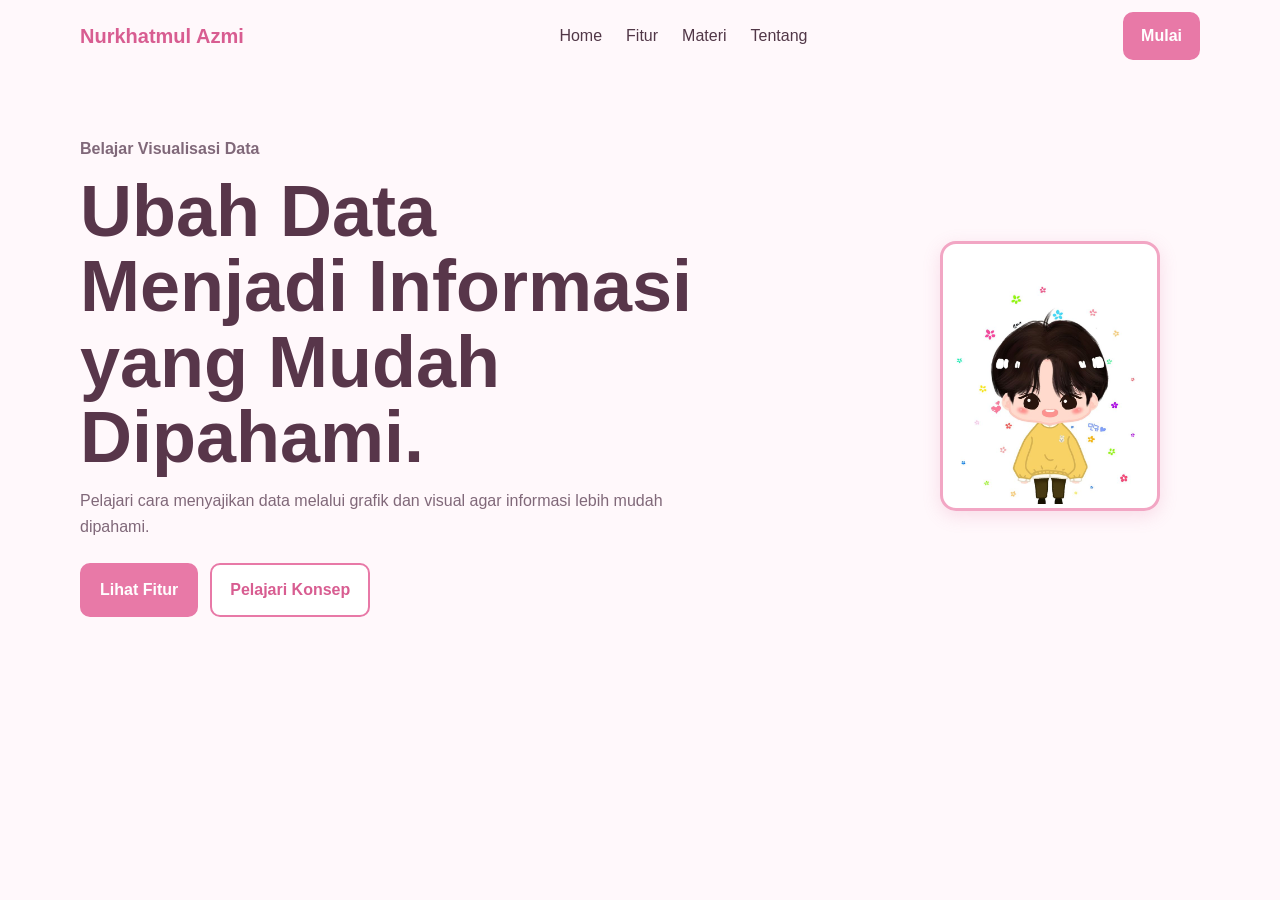
<file: Latihan 2/index.html>
<!DOCTYPE html>
<html lang="id">
<head>
  <meta charset="UTF-8">
  <meta name="viewport" content="width=device-width, initial-scale=1.0">
  <title>Nurkhatmul Azmi - Latihan 2</title>
  <link rel="stylesheet" href="style.css">
</head>
<body>
  <header class="site-header">
    <a class="brand" href="#">Nurkhatmul Azmi</a>

    <nav>
      <ul class="nav-list">
        <li><a href="#">Home</a></li>
        <li><a href="#">Fitur</a></li>
        <li><a href="#">Materi</a></li>
        <li><a href="#">Tentang</a></li>
      </ul>
    </nav>

    <a class="button button-small" href="#">Mulai</a>
  </header>

  <main>
    <section class="hero">
      <div class="hero-copy">
        <p class="eyebrow">Belajar Visualisasi Data</p>

        <h1>Ubah Data Menjadi Informasi yang Mudah Dipahami.</h1>

        <p>
          Pelajari cara menyajikan data melalui grafik dan visual
          agar informasi lebih mudah dipahami.
        </p>

        <div class="hero-actions">
          <a class="button" href="#">Lihat Fitur</a>
          <a class="button secondary" href="#">Pelajari Konsep</a>
        </div>
      </div>

      <div class="hero-visual">
        <img src="images/mingyu.jpg" alt="Belajar Visualisasi Data">
      </div>
    </section>
  </main>
</body>
</html>
</file>
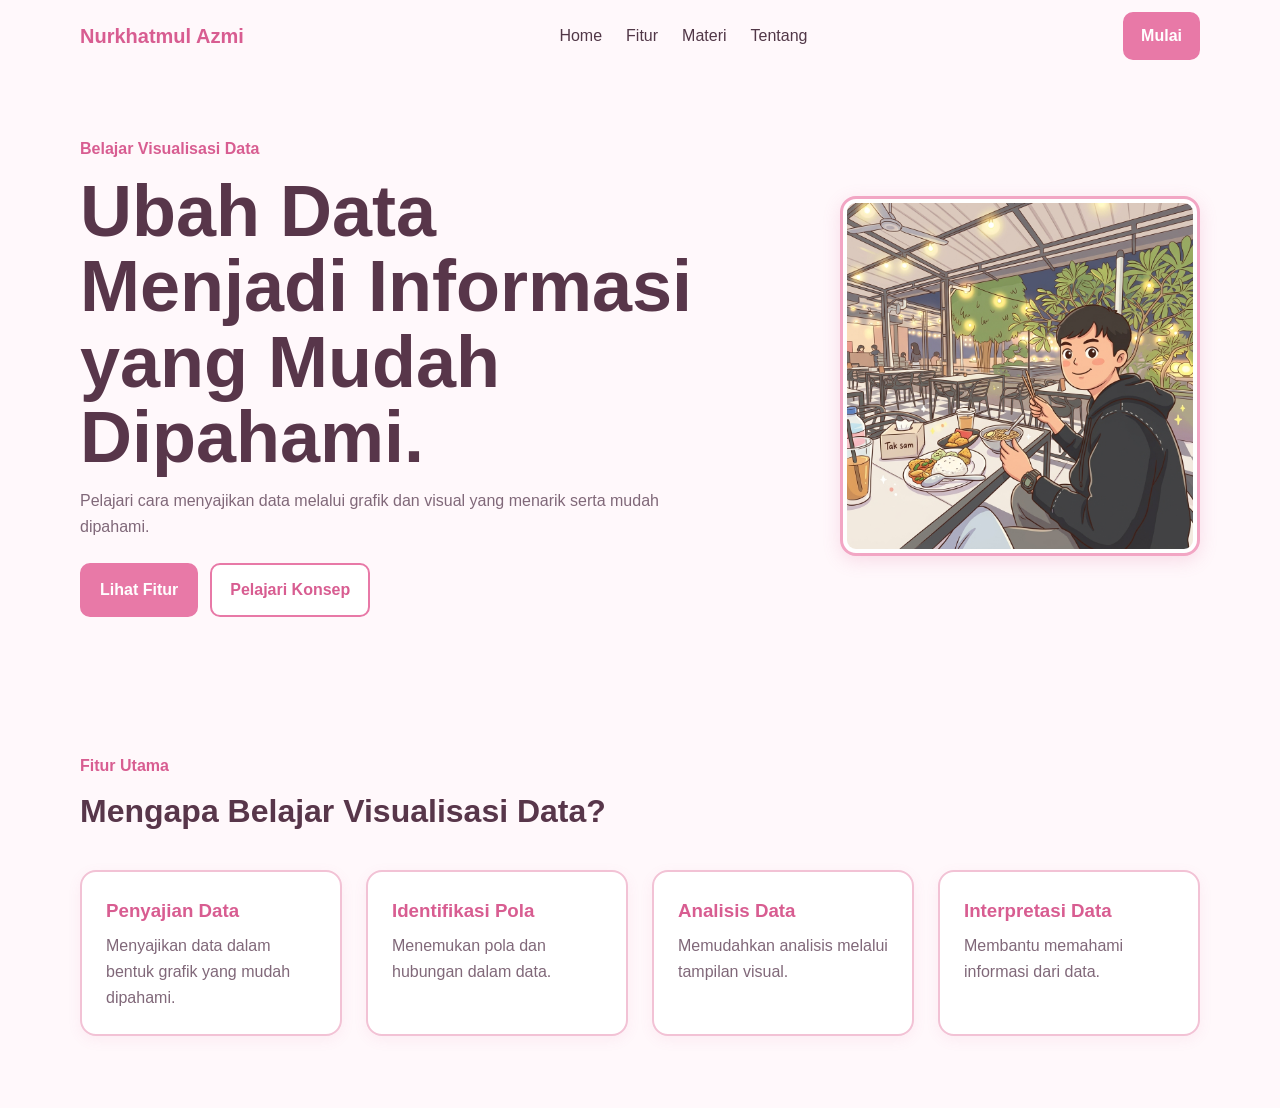
<file: Latihan 3/index.html>
<!DOCTYPE html>
<html lang="id">
<head>
  <meta charset="UTF-8">
  <meta name="viewport" content="width=device-width, initial-scale=1.0">
  <title>Nurkhatmul Azmi - Latihan 3</title>
  <link rel="stylesheet" href="style.css">
</head>
<body>
  <header class="site-header">
    <a class="brand" href="#home">Nurkhatmul Azmi</a>

    <nav>
      <ul class="nav-list">
        <li><a href="#home">Home</a></li>
        <li><a href="#fitur">Fitur</a></li>
        <li><a href="#">Materi</a></li>
        <li><a href="#">Tentang</a></li>
      </ul>
    </nav>

    <a class="button button-small" href="#">Mulai</a>
  </header>

  <main>
    <section class="hero" id="home">
      <div class="hero-copy">
        <span class="eyebrow">Belajar Visualisasi Data</span>
        <h1>Ubah Data Menjadi Informasi yang Mudah Dipahami.</h1>
        <p>
          Pelajari cara menyajikan data melalui grafik dan visual
          yang menarik serta mudah dipahami.
        </p>
        <div class="hero-actions">
          <a class="button" href="#fitur">Lihat Fitur</a>
          <a class="button secondary" href="#">Pelajari Konsep</a>
        </div>
      </div>

      <div class="hero-visual">
        <img src="images/fineshyt.jpeg" alt="Ilustrasi Visualisasi Data">
      </div>
    </section>

    <section class="features" id="fitur">
      <div class="section-heading">
        <p class="eyebrow">Fitur Utama</p>
        <h2>Mengapa Belajar Visualisasi Data?</h2>
      </div>

      <div class="card-list">
        <article class="card">
          <h3>Penyajian Data</h3>
          <p>Menyajikan data dalam bentuk grafik yang mudah dipahami.</p>
        </article>
        <article class="card">
          <h3>Identifikasi Pola</h3>
          <p>Menemukan pola dan hubungan dalam data.</p>
        </article>
        <article class="card">
          <h3>Analisis Data</h3>
          <p>Memudahkan analisis melalui tampilan visual.</p>
        </article>
        <article class="card">
          <h3>Interpretasi Data</h3>
          <p>Membantu memahami informasi dari data.</p>
        </article>
      </div>
    </section>
  </main>
</body>
</html>
</file>
<file: Latihan 2/style.css>
* {
  box-sizing: border-box;
}

body {
  margin: 0;
  font-family: Arial, sans-serif;
  color: #513747;
  line-height: 1.6;
  background: #fff8fb;
}

a {
  color: inherit;
  text-decoration: none;
}

img {
  display: block;
  max-width: 100%;
}

.site-header,
main {
  width: min(1120px, calc(100% - 40px));
  margin-inline: auto;
}

.site-header {
  min-height: 72px;
  display: flex;
  align-items: center;
  justify-content: space-between;
  gap: 24px;
}

/* Nama website */
.brand {
  font-size: 1.25rem;
  font-weight: 700;
  color: #d85d91;
}

/* Menu navigasi */
.nav-list {
  list-style: none;
  display: flex;
  align-items: center;
  gap: 24px;
  margin: 0;
  padding: 0;
}

.nav-list a:hover {
  color: #d85d91;
}

/* Bagian utama */
.hero {
  min-height: 520px;
  display: flex;
  align-items: center;
  gap: 48px;
  padding-block: 64px;
}

.hero-copy {
  min-width: 0;
  flex: 2 1 520px;
}

.hero-visual {
  min-width: 0;
  flex: 0 1 300px;
  display: flex;
  justify-content: center;
  align-items: center;
}

/* Gambar lebih kecil dengan bingkai pink */
.hero-visual img {
  width: 220px;
  height: 270px;
  object-fit: cover;
  border: 3px solid #f2a6c4;
  border-radius: 16px;
  padding: 4px;
  background: white;
  box-shadow: 0 5px 18px rgba(216, 93, 145, 0.18);
}

/* Teks kecil di atas judul */
.eyebrow {
  color: #d85d91;
  font-weight: 700;
}

/* Judul utama */
h1 {
  max-width: 640px;
  margin-block: 12px;
  font-size: clamp(2.5rem, 6vw, 4.5rem);
  line-height: 1.05;
  color: #58364a;
}

.hero-copy > p {
  max-width: 620px;
  margin: 0;
  color: #806879;
}

/* Tombol */
.hero-actions {
  display: flex;
  flex-wrap: wrap;
  gap: 12px;
  margin-top: 24px;
}

.button {
  display: inline-flex;
  align-items: center;
  justify-content: center;
  padding: 12px 18px;
  border: 2px solid #e879a7;
  border-radius: 10px;
  background: #e879a7;
  color: white;
  font-weight: 700;
  transition: 0.3s;
}

.button:hover {
  background: #d85d91;
  border-color: #d85d91;
}

.button.secondary {
  background: white;
  color: #d85d91;
}

.button.secondary:hover {
  background: #fff0f6;
}

.button-small {
  padding: 9px 16px;
}

/* Tampilan layar kecil */
@media (max-width: 768px) {
  .site-header {
    flex-wrap: wrap;
    padding-block: 16px;
  }

  .nav-list {
    flex-wrap: wrap;
    gap: 14px;
  }

  .hero {
    flex-direction: column;
    align-items: flex-start;
    gap: 32px;
    padding-block: 40px;
  }

  .hero-copy {
    flex: auto;
    width: 100%;
  }

  .hero h1 {
    font-size: clamp(2rem, 8vw, 3rem);
  }

  .hero-visual {
    flex: auto;
    width: 100%;
    justify-content: center;
  }

  .hero-visual img {
    width: 190px;
    height: 230px;
  }
}
</file>
<file: Latihan 3/style.css>
* {
  box-sizing: border-box;
}

body {
  margin: 0;
  font-family: Arial, sans-serif;
  color: #513747;
  line-height: 1.6;
  background: #fff8fb;
}

a {
  color: inherit;
  text-decoration: none;
}

img {
  display: block;
  max-width: 100%;
}

.site-header,
main {
  width: min(1120px, calc(100% - 40px));
  margin-inline: auto;
}

.site-header {
  min-height: 72px;
  display: flex;
  align-items: center;
  justify-content: space-between;
  gap: 24px;
}

/* Nama website */
.brand {
  font-size: 1.25rem;
  font-weight: 700;
  color: #d85d91;
}

.nav-list {
  list-style: none;
  display: flex;
  align-items: center;
  gap: 24px;
  margin: 0;
  padding: 0;
}

.nav-list a:hover {
  color: #d85d91;
}

/* Bagian utama */
.hero {
  min-height: 520px;
  display: flex;
  align-items: center;
  gap: 48px;
  padding-block: 64px;
}

.hero-copy {
  min-width: 0;
  flex: 2 1 520px;
}

.hero-visual {
  min-width: 0;
  flex: 0 1 360px;
}

/* Gambar dengan bingkai pink */
.hero-visual img {
  width: 100%;
  border: 3px solid #f2a6c4;
  border-radius: 16px;
  padding: 4px;
  background: white;
  box-shadow: 0 5px 18px rgba(216, 93, 145, 0.18);
  object-fit: cover;
}

.eyebrow {
  color: #d85d91;
  font-weight: 700;
}

h1 {
  max-width: 640px;
  margin-block: 12px;
  font-size: clamp(2.5rem, 6vw, 4.5rem);
  line-height: 1.05;
  color: #58364a;
}

.hero-copy > p {
  max-width: 620px;
  margin: 0;
  color: #806879;
}

.hero-actions {
  display: flex;
  flex-wrap: wrap;
  gap: 12px;
  margin-top: 24px;
}

/* Tombol */
.button {
  display: inline-flex;
  align-items: center;
  justify-content: center;
  padding: 12px 18px;
  border: 2px solid #e879a7;
  border-radius: 10px;
  background: #e879a7;
  color: white;
  font-weight: 700;
  transition: 0.3s;
}

.button:hover {
  background: #d85d91;
  border-color: #d85d91;
}

.button.secondary {
  background: white;
  color: #d85d91;
}

.button.secondary:hover {
  background: #fff0f6;
}

.button-small {
  padding: 9px 16px;
}

/* Bagian fitur */
.features {
  padding-block: 72px;
}

.section-heading .eyebrow {
  margin: 0;
}

.section-heading h2 {
  margin-block: 8px 0;
  font-size: 2rem;
  color: #58364a;
}

/* Kartu fitur */
.card-list {
  display: flex;
  flex-wrap: wrap;
  gap: 24px;
  margin-top: 32px;
}

.card {
  flex: 1 1 240px;
  padding: 24px;
  border: 2px solid #f2c2d5;
  border-radius: 16px;
  background: white;
  box-shadow: 0 4px 14px rgba(216, 93, 145, 0.08);
  transition: 0.3s;
}

.card:hover {
  border-color: #e879a7;
  box-shadow: 0 7px 18px rgba(216, 93, 145, 0.15);
  transform: translateY(-4px);
}

.card h3 {
  margin-top: 0;
  margin-bottom: 8px;
  color: #d85d91;
}

.card p {
  margin: 0;
  color: #806879;
}

/* Demonstrasi align-content */
.card-list.demo-align-content {
  min-height: 600px;
  align-content: space-between;
}

/* Tampilan HP */
@media (max-width: 768px) {
  .site-header {
    flex-wrap: wrap;
    padding-block: 16px;
  }

  .nav-list {
    flex-wrap: wrap;
    gap: 14px;
  }

  .hero {
    flex-direction: column;
    align-items: flex-start;
    gap: 32px;
    padding-block: 40px;
  }

  .hero-copy {
    flex: auto;
    width: 100%;
  }

  .hero h1 {
    font-size: clamp(2rem, 8vw, 3rem);
  }

  .hero-visual {
    flex: auto;
    width: 100%;
  }

  .features {
    padding-block: 40px;
  }

  .section-heading h2 {
    font-size: 1.7rem;
  }

  .card {
    flex-basis: 100%;
  }
}
</file>
